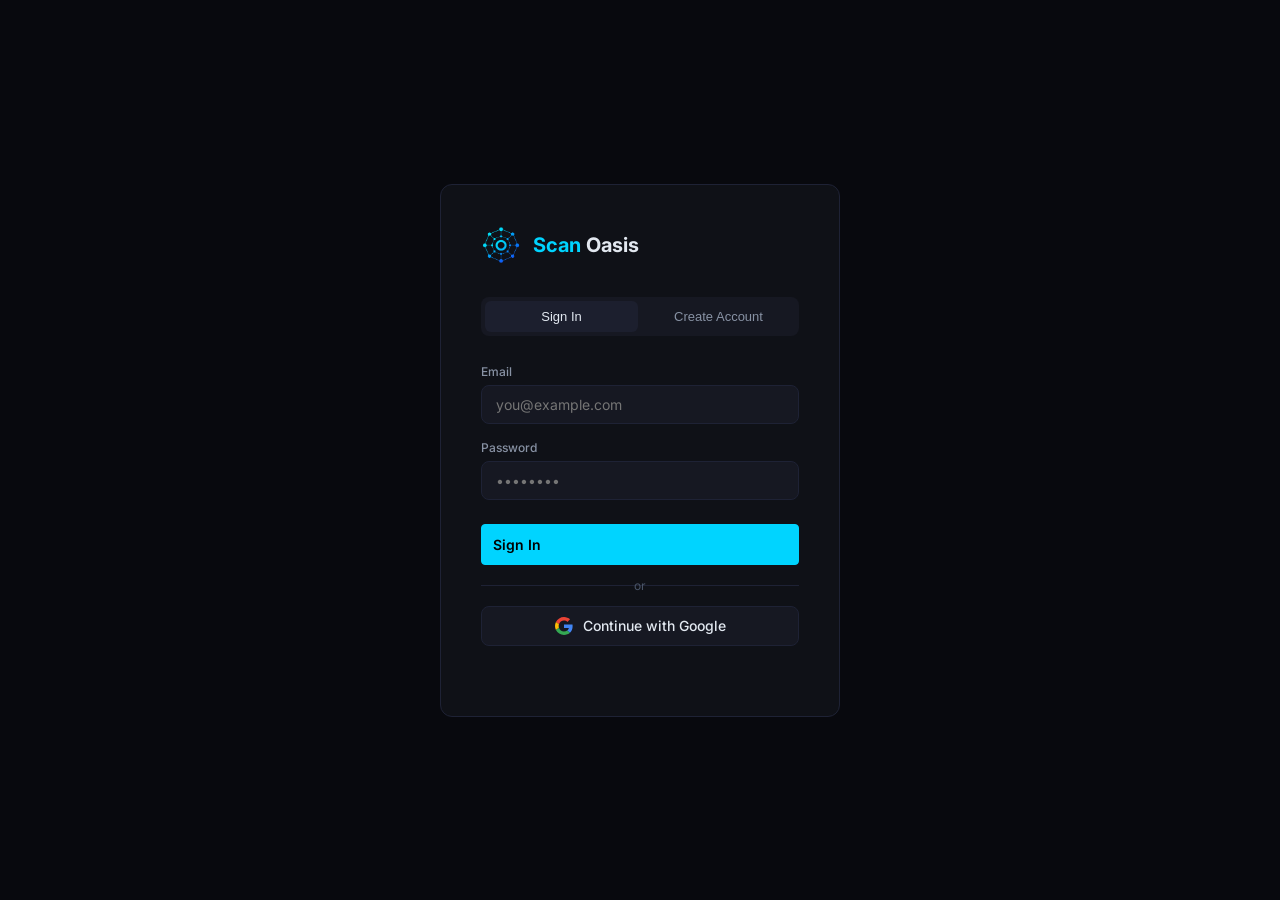
<file: templates/login.html>
<!DOCTYPE html>
<html lang="en">
<head>
  <meta charset="UTF-8" />
  <meta name="viewport" content="width=device-width, initial-scale=1.0" />
  <title>Scan Oasis — Login</title>
  <link rel="icon" type="image/png" href="/static/img/favicon.png" />
  <link rel="stylesheet" href="/static/css/style.css" />
  <link rel="preconnect" href="https://fonts.googleapis.com" />
  <link rel="stylesheet" href="https://fonts.googleapis.com/css2?family=Inter:wght@400;500;600;700;800&family=JetBrains+Mono:wght@400;600;700&display=swap" />
  <style>
    body { display: flex; align-items: center; justify-content: center; min-height: 100vh; }
    .auth-card {
      background: var(--bg-panel);
      border: 1px solid var(--border);
      border-radius: var(--radius-lg);
      padding: 40px;
      width: 100%;
      max-width: 400px;
    }
    .auth-logo { display: flex; align-items: center; gap: 12px; margin-bottom: 32px; }
    .auth-logo .logo-icon { width: 40px; height: 40px; object-fit: contain; }
    .auth-logo .logo-text { font-size: 20px; font-weight: 700; }
    .auth-logo .logo-text span { color: var(--accent); }
    .auth-tabs { display: flex; gap: 4px; margin-bottom: 28px; background: var(--bg-card); border-radius: var(--radius-md); padding: 4px; }
    .auth-tab {
      flex: 1; padding: 8px; text-align: center; border-radius: 6px;
      cursor: pointer; font-size: 13px; font-weight: 500; color: var(--text-secondary);
      border: none; background: none; transition: var(--transition);
    }
    .auth-tab.active { background: var(--bg-hover); color: var(--text-primary); }
    .form-group { margin-bottom: 16px; }
    .form-group label { display: block; font-size: 12px; font-weight: 500; color: var(--text-secondary); margin-bottom: 6px; }
    .form-group input {
      width: 100%; padding: 10px 14px; background: var(--bg-card);
      border: 1px solid var(--border); border-radius: var(--radius-md);
      color: var(--text-primary); font-size: 14px; font-family: var(--font-sans);
      outline: none; transition: var(--transition);
    }
    .form-group input:focus { border-color: var(--accent); box-shadow: 0 0 0 2px var(--accent-glow); }
    .btn-full { width: 100%; padding: 11px; font-size: 14px; font-weight: 600; margin-top: 8px; }
    .divider { display: flex; align-items: center; gap: 12px; margin: 20px 0; color: var(--text-muted); font-size: 12px; }
    .divider::before, .divider::after { content: ''; flex: 1; height: 1px; background: var(--border); }
    .btn-google {
      width: 100%; padding: 10px; background: var(--bg-card); border: 1px solid var(--border);
      border-radius: var(--radius-md); color: var(--text-primary); font-size: 14px; font-weight: 500;
      cursor: pointer; display: flex; align-items: center; justify-content: center; gap: 10px;
      transition: var(--transition); font-family: var(--font-sans);
    }
    .btn-google:hover { background: var(--bg-hover); border-color: var(--border-accent); }
    .auth-error { color: var(--sev-critical); font-size: 12px; margin-top: 12px; min-height: 18px; }
  </style>
</head>
<body>
  <div class="auth-card">
    <div class="auth-logo">
      <img class="logo-icon" src="/static/img/logo.png" alt="Scan Oasis" />
      <div class="logo-text"><span>Scan</span> Oasis</div>
    </div>

    <div class="auth-tabs">
      <button class="auth-tab active" id="tab-login">Sign In</button>
      <button class="auth-tab" id="tab-signup">Create Account</button>
    </div>

    <div id="form-login">
      <div class="form-group">
        <label>Email</label>
        <input type="email" id="login-email" placeholder="you@example.com" />
      </div>
      <div class="form-group">
        <label>Password</label>
        <input type="password" id="login-password" placeholder="••••••••" />
      </div>
      <button class="btn btn-primary btn-full" id="login-btn">Sign In</button>
    </div>

    <div id="form-signup" style="display:none">
      <div class="form-group">
        <label>Email</label>
        <input type="email" id="signup-email" placeholder="you@example.com" />
      </div>
      <div class="form-group">
        <label>Password</label>
        <input type="password" id="signup-password" placeholder="min 6 characters" />
      </div>
      <button class="btn btn-primary btn-full" id="signup-btn">Create Account</button>
    </div>

    <div class="divider">or</div>
    <button class="btn-google" id="google-btn">
      <svg width="18" height="18" viewBox="0 0 48 48"><path fill="#EA4335" d="M24 9.5c3.54 0 6.71 1.22 9.21 3.6l6.85-6.85C35.9 2.38 30.47 0 24 0 14.62 0 6.51 5.38 2.56 13.22l7.98 6.19C12.43 13.72 17.74 9.5 24 9.5z"/><path fill="#4285F4" d="M46.98 24.55c0-1.57-.15-3.09-.38-4.55H24v9.02h12.94c-.58 2.96-2.26 5.48-4.78 7.18l7.73 6c4.51-4.18 7.09-10.36 7.09-17.65z"/><path fill="#FBBC05" d="M10.53 28.59c-.48-1.45-.76-2.99-.76-4.59s.27-3.14.76-4.59l-7.98-6.19C.92 16.46 0 20.12 0 24c0 3.88.92 7.54 2.56 10.78l7.97-6.19z"/><path fill="#34A853" d="M24 48c6.48 0 11.93-2.13 15.89-5.81l-7.73-6c-2.18 1.48-4.97 2.31-8.16 2.31-6.26 0-11.57-4.22-13.47-9.91l-7.98 6.19C6.51 42.62 14.62 48 24 48z"/></svg>
      Continue with Google
    </button>

    <div class="auth-error" id="auth-error"></div>
  </div>

  <script type="module">
    import { initializeApp } from "https://www.gstatic.com/firebasejs/11.8.1/firebase-app.js";
    import { getAuth, signInWithEmailAndPassword, createUserWithEmailAndPassword, GoogleAuthProvider, signInWithPopup, onAuthStateChanged } from "https://www.gstatic.com/firebasejs/11.8.1/firebase-auth.js";

    const firebaseConfig = {{ firebase_json | safe }};

    const app = initializeApp(firebaseConfig);
    const auth = getAuth(app);

    onAuthStateChanged(auth, user => {
      if (user) window.location.href = '/';
    });

    const errorEl = document.getElementById('auth-error');
    function showError(msg) { errorEl.textContent = msg; }

    // Tabs
    document.getElementById('tab-login').addEventListener('click', () => {
      document.getElementById('form-login').style.display = '';
      document.getElementById('form-signup').style.display = 'none';
      document.getElementById('tab-login').classList.add('active');
      document.getElementById('tab-signup').classList.remove('active');
      showError('');
    });
    document.getElementById('tab-signup').addEventListener('click', () => {
      document.getElementById('form-signup').style.display = '';
      document.getElementById('form-login').style.display = 'none';
      document.getElementById('tab-signup').classList.add('active');
      document.getElementById('tab-login').classList.remove('active');
      showError('');
    });

    // Email/password login
    document.getElementById('login-btn').addEventListener('click', async () => {
      const email = document.getElementById('login-email').value.trim();
      const pass  = document.getElementById('login-password').value;
      try {
        await signInWithEmailAndPassword(auth, email, pass);
      } catch (e) {
        showError(friendlyError(e.code));
      }
    });

    // Email/password signup
    document.getElementById('signup-btn').addEventListener('click', async () => {
      const email = document.getElementById('signup-email').value.trim();
      const pass  = document.getElementById('signup-password').value;
      try {
        await createUserWithEmailAndPassword(auth, email, pass);
      } catch (e) {
        showError(friendlyError(e.code));
      }
    });

    // Google
    document.getElementById('google-btn').addEventListener('click', async () => {
      try {
        await signInWithPopup(auth, new GoogleAuthProvider());
      } catch (e) {
        showError(friendlyError(e.code));
      }
    });

    function friendlyError(code) {
      const map = {
        'auth/user-not-found': 'No account found with that email.',
        'auth/wrong-password': 'Incorrect password.',
        'auth/email-already-in-use': 'An account with this email already exists.',
        'auth/weak-password': 'Password must be at least 6 characters.',
        'auth/invalid-email': 'Invalid email address.',
        'auth/popup-closed-by-user': 'Google sign-in was cancelled.',
      };
      return map[code] || 'Something went wrong. Please try again.';
    }
  </script>
</body>
</html>
</file>
<file: static/css/style.css>
/* =========================================================
   Scan Oasis — Main Stylesheet
   ========================================================= */

/* --- Variables --- */
:root {
  --bg-base:       #08090e;
  --bg-panel:      #0f1117;
  --bg-card:       #161822;
  --bg-hover:      #1c1f2e;

  --border:        #1e2235;
  --border-accent: #2a3050;

  --text-primary:  #e2e8f0;
  --text-secondary:#8892a4;
  --text-muted:    #4a5568;

  --accent:        #00d4ff;
  --accent-dim:    #005f72;
  --accent-glow:   rgba(0, 212, 255, 0.12);

  --sev-critical:  #ff3860;
  --sev-high:      #ff6b35;
  --sev-medium:    #f5a623;
  --sev-low:       #27c93f;
  --sev-info:      #4a9eff;

  --font-mono:     'JetBrains Mono', 'Fira Code', 'Cascadia Code', monospace;
  --font-sans:     'Inter', 'Segoe UI', system-ui, sans-serif;

  --radius-sm:     4px;
  --radius-md:     8px;
  --radius-lg:     12px;

  --sidebar-w:     240px;
  --topbar-h:      56px;

  --transition:    150ms ease;
}

/* --- Reset --- */
*, *::before, *::after { box-sizing: border-box; margin: 0; padding: 0; }

html { font-size: 14px; scroll-behavior: smooth; }

body {
  font-family: var(--font-sans);
  background: var(--bg-base);
  color: var(--text-primary);
  min-height: 100vh;
  display: flex;
  overflow-x: hidden;
}

a { color: var(--accent); text-decoration: none; }
a:hover { text-decoration: underline; }

ul { list-style: none; }

/* =========================================================
   Layout
   ========================================================= */

/* --- Sidebar --- */
#sidebar {
  position: fixed;
  top: 0;
  left: 0;
  width: var(--sidebar-w);
  height: 100vh;
  background: var(--bg-panel);
  border-right: 1px solid var(--border);
  display: flex;
  flex-direction: column;
  z-index: 100;
  overflow-y: auto;
}

.sidebar-logo {
  display: flex;
  align-items: center;
  gap: 10px;
  padding: 18px 20px;
  border-bottom: 1px solid var(--border);
}

.sidebar-logo .logo-icon {
  width: 34px;
  height: 34px;
  object-fit: contain;
  flex-shrink: 0;
  filter: drop-shadow(0 0 6px var(--accent-glow));
}

.sidebar-logo .logo-text {
  font-size: 15px;
  font-weight: 700;
  letter-spacing: 0.02em;
  color: var(--text-primary);
}

.sidebar-logo .logo-text span {
  color: var(--accent);
}

.sidebar-section-label {
  font-size: 10px;
  font-weight: 600;
  letter-spacing: 0.1em;
  text-transform: uppercase;
  color: var(--text-muted);
  padding: 20px 20px 6px;
}

.sidebar-nav {
  padding: 4px 10px;
  flex: 1;
}

.nav-item {
  display: flex;
  align-items: center;
  gap: 10px;
  padding: 9px 10px;
  border-radius: var(--radius-sm);
  color: var(--text-secondary);
  font-size: 13px;
  font-weight: 500;
  cursor: pointer;
  transition: background var(--transition), color var(--transition);
  border: 1px solid transparent;
}

.nav-item:hover {
  background: var(--bg-hover);
  color: var(--text-primary);
}

.nav-item.active {
  background: var(--accent-glow);
  color: var(--accent);
  border-color: var(--accent-dim);
}

.nav-item .nav-icon { font-size: 15px; width: 18px; text-align: center; }

.nav-badge {
  margin-left: auto;
  font-size: 10px;
  font-weight: 700;
  padding: 2px 7px;
  border-radius: 99px;
  background: var(--sev-critical);
  color: #fff;
}

.sidebar-user {
  padding: 12px 14px;
  border-top: 1px solid var(--border);
  display: flex;
  align-items: center;
  gap: 10px;
}

.user-avatar {
  width: 34px;
  height: 34px;
  background: var(--accent-glow);
  border: 1px solid var(--accent-dim);
  border-radius: var(--radius-sm);
  display: flex;
  align-items: center;
  justify-content: center;
  font-size: 11px;
  font-weight: 700;
  color: var(--accent);
  flex-shrink: 0;
  font-family: var(--font-mono);
}

.user-info { flex: 1; min-width: 0; }

.user-name {
  font-size: 12px;
  font-weight: 600;
  color: var(--text-primary);
  white-space: nowrap;
  overflow: hidden;
  text-overflow: ellipsis;
}

.user-email-small,
.user-provider {
  font-size: 10px;
  color: var(--text-muted);
  font-family: var(--font-mono);
  white-space: nowrap;
  overflow: hidden;
  text-overflow: ellipsis;
  margin-top: 2px;
}

.sidebar-footer {
  padding: 14px 20px;
  border-top: 1px solid var(--border);
  font-size: 11px;
  color: var(--text-muted);
}

/* --- Top Bar --- */
#topbar {
  position: fixed;
  top: 0;
  left: var(--sidebar-w);
  right: 0;
  height: var(--topbar-h);
  background: var(--bg-panel);
  border-bottom: 1px solid var(--border);
  display: flex;
  align-items: center;
  justify-content: space-between;
  padding: 0 24px;
  z-index: 99;
  gap: 16px;
}

.topbar-title {
  font-size: 15px;
  font-weight: 600;
  color: var(--text-primary);
}

.topbar-right {
  display: flex;
  align-items: center;
  gap: 12px;
}

.topbar-status {
  display: flex;
  align-items: center;
  gap: 6px;
  font-size: 12px;
  color: var(--text-secondary);
}

.status-dot {
  width: 8px;
  height: 8px;
  border-radius: 50%;
  background: var(--sev-low);
  box-shadow: 0 0 6px var(--sev-low);
  animation: pulse 2s infinite;
}

.status-dot.idle { background: var(--text-muted); box-shadow: none; animation: none; }
.status-dot.scanning { background: var(--accent); box-shadow: 0 0 6px var(--accent); }
.status-dot.error { background: var(--sev-critical); box-shadow: 0 0 6px var(--sev-critical); }

/* --- Continuous-monitoring countdown chip --- */
.monitor-chip {
  display: flex;
  align-items: center;
  gap: 8px;
  padding: 5px 10px;
  font-size: 12px;
  color: var(--text-secondary);
  background: var(--bg-card);
  border: 1px solid var(--border);
  border-radius: 999px;
}

.monitor-dot {
  width: 7px;
  height: 7px;
  border-radius: 50%;
  background: var(--sev-low);
  box-shadow: 0 0 6px var(--sev-low);
  animation: pulse 2s infinite;
  flex-shrink: 0;
}

.monitor-label { color: var(--text-muted); }

.monitor-count {
  color: var(--accent);
  font-weight: 700;
  min-width: 38px;
  text-align: right;
}

.monitor-chip.scanning .monitor-count { color: var(--text-muted); }

.monitor-select {
  background: var(--bg-panel);
  color: var(--text-secondary);
  border: 1px solid var(--border);
  border-radius: var(--radius-sm);
  font-size: 11px;
  font-family: var(--font-sans);
  padding: 2px 4px;
  cursor: pointer;
  outline: none;
}
.monitor-select:hover { border-color: var(--border-accent); }

@keyframes pulse {
  0%, 100% { opacity: 1; }
  50% { opacity: 0.4; }
}

/* --- Main Content --- */
#main {
  margin-left: var(--sidebar-w);
  margin-top: var(--topbar-h);
  flex: 1;
  padding: 28px 28px 48px;
  min-height: calc(100vh - var(--topbar-h));
  display: flex;
  flex-direction: column;
  gap: 28px;
}

/* =========================================================
   Buttons
   ========================================================= */

.btn {
  display: inline-flex;
  align-items: center;
  gap: 6px;
  padding: 7px 16px;
  border-radius: var(--radius-sm);
  font-size: 13px;
  font-weight: 600;
  cursor: pointer;
  border: 1px solid transparent;
  transition: all var(--transition);
  font-family: var(--font-sans);
  white-space: nowrap;
}

.btn-primary {
  background: var(--accent);
  color: #000;
  border-color: var(--accent);
}
.btn-primary:hover { background: #33ddff; border-color: #33ddff; }

.btn-ghost {
  background: transparent;
  color: var(--text-secondary);
  border-color: var(--border-accent);
}
.btn-ghost:hover { background: var(--bg-hover); color: var(--text-primary); }

.btn-danger {
  background: transparent;
  color: var(--sev-critical);
  border-color: var(--sev-critical);
}
.btn-danger:hover { background: rgba(255,56,96,0.1); }

.btn-sm { padding: 5px 10px; font-size: 12px; }

.btn:disabled {
  opacity: 0.4;
  cursor: not-allowed;
}

/* =========================================================
   Cards & Panels
   ========================================================= */

.panel {
  background: var(--bg-panel);
  border: 1px solid var(--border);
  border-radius: var(--radius-lg);
  overflow: hidden;
}

.panel-header {
  display: flex;
  align-items: center;
  justify-content: space-between;
  padding: 16px 20px;
  border-bottom: 1px solid var(--border);
  gap: 12px;
}

.panel-title {
  font-size: 14px;
  font-weight: 700;
  color: var(--text-primary);
  display: flex;
  align-items: center;
  gap: 8px;
}

.panel-title .icon { color: var(--accent); }

.panel-body {
  padding: 20px;
}

.panel-body.no-pad { padding: 0; }

/* --- Stat Cards Row --- */
.stat-grid {
  display: grid;
  grid-template-columns: repeat(auto-fill, minmax(180px, 1fr));
  gap: 14px;
}

.stat-card {
  background: var(--bg-card);
  border: 1px solid var(--border);
  border-radius: var(--radius-md);
  padding: 16px 18px;
  display: flex;
  flex-direction: column;
  gap: 6px;
  transition: border-color var(--transition);
}

.stat-card:hover { border-color: var(--border-accent); }

.stat-label {
  font-size: 11px;
  font-weight: 600;
  text-transform: uppercase;
  letter-spacing: 0.06em;
  color: var(--text-muted);
}

.stat-value {
  font-size: 24px;
  font-weight: 800;
  color: var(--text-primary);
  font-family: var(--font-mono);
  line-height: 1;
}

.stat-sub {
  font-size: 11px;
  color: var(--text-secondary);
}

.stat-card-jump { cursor: pointer; }

/* --- Page section spacing (panels stack with consistent gap) --- */
.page-section {
  display: flex;
  flex-direction: column;
  gap: 20px;
}

/* --- Overview two-column row --- */
.overview-row {
  display: grid;
  grid-template-columns: 1fr 1fr;
  gap: 20px;
}
@media (max-width: 900px) {
  .overview-row { grid-template-columns: 1fr; }
}

/* Security posture summary */
.posture-summary {
  display: flex;
  align-items: flex-start;
  gap: 14px;
  padding: 4px 0 16px;
}
.posture-icon {
  width: 38px;
  height: 38px;
  flex-shrink: 0;
  border-radius: var(--radius-sm);
  display: flex;
  align-items: center;
  justify-content: center;
  font-size: 18px;
  background: var(--bg-hover);
  border: 1px solid var(--border-accent);
}
.posture-summary.posture-ok   .posture-icon { color: var(--sev-low);      border-color: var(--sev-low); }
.posture-summary.posture-warn .posture-icon { color: var(--sev-critical); border-color: var(--sev-critical); }
.posture-title { font-size: 13px; font-weight: 700; color: var(--text-primary); }
.posture-sub   { font-size: 12px; color: var(--text-secondary); margin-top: 3px; }

/* Severity breakdown strip */
.sev-breakdown {
  display: grid;
  grid-template-columns: repeat(4, 1fr);
  gap: 10px;
  border-top: 1px solid var(--border);
  padding-top: 16px;
}
.sev-cell {
  display: flex;
  flex-direction: column;
  align-items: center;
  gap: 2px;
}
.sev-dot {
  width: 8px;
  height: 8px;
  border-radius: 50%;
}
.sev-dot.crit { background: var(--sev-critical); }
.sev-dot.high { background: var(--sev-high); }
.sev-dot.med  { background: var(--sev-medium); }
.sev-dot.low  { background: var(--sev-low); }
.sev-n   { font-size: 20px; font-weight: 800; font-family: var(--font-mono); line-height: 1.1; }
.sev-cap { font-size: 10px; text-transform: uppercase; letter-spacing: 0.06em; color: var(--text-muted); }

/* Top vulnerabilities preview rows */
.ov-cve-row {
  display: flex;
  align-items: center;
  gap: 12px;
  padding: 11px 20px;
  border-bottom: 1px solid var(--border);
}
.ov-cve-row:last-child { border-bottom: none; }
.ov-cve-row .cvss-score {
  flex-shrink: 0;
  min-width: 34px;
  text-align: center;
  font-weight: 800;
}
.ov-cve-main {
  display: flex;
  flex-direction: column;
  gap: 2px;
  min-width: 0;
  flex: 1;
}
.ov-cve-main .cve-id { font-size: 12px; }
.ov-cve-pkg {
  font-size: 11px;
  color: var(--text-secondary);
  white-space: nowrap;
  overflow: hidden;
  text-overflow: ellipsis;
}

/* =========================================================
   Severity Badges
   ========================================================= */

.badge {
  display: inline-flex;
  align-items: center;
  padding: 2px 8px;
  border-radius: 99px;
  font-size: 11px;
  font-weight: 700;
  text-transform: uppercase;
  letter-spacing: 0.04em;
}

.badge-critical { background: rgba(255,56,96,0.15);  color: var(--sev-critical); border: 1px solid rgba(255,56,96,0.3); }
.badge-high     { background: rgba(255,107,53,0.15); color: var(--sev-high);     border: 1px solid rgba(255,107,53,0.3); }
.badge-medium   { background: rgba(245,166,35,0.15); color: var(--sev-medium);   border: 1px solid rgba(245,166,35,0.3); }
.badge-low      { background: rgba(39,201,63,0.15);  color: var(--sev-low);      border: 1px solid rgba(39,201,63,0.3); }
.badge-info     { background: rgba(74,158,255,0.15); color: var(--sev-info);     border: 1px solid rgba(74,158,255,0.3); }

/* =========================================================
   Section: System Overview
   ========================================================= */

#section-overview .spec-grid {
  display: grid;
  grid-template-columns: repeat(auto-fill, minmax(260px, 1fr));
  gap: 14px;
}

.spec-card {
  background: var(--bg-card);
  border: 1px solid var(--border);
  border-radius: var(--radius-md);
  padding: 14px 16px;
  display: flex;
  align-items: flex-start;
  gap: 12px;
}

.spec-icon {
  font-size: 20px;
  width: 36px;
  height: 36px;
  background: var(--bg-hover);
  border-radius: var(--radius-sm);
  display: flex;
  align-items: center;
  justify-content: center;
  flex-shrink: 0;
  border: 1px solid var(--border-accent);
}

.spec-info { flex: 1; min-width: 0; }

.spec-name {
  font-size: 11px;
  font-weight: 600;
  text-transform: uppercase;
  letter-spacing: 0.06em;
  color: var(--text-muted);
  margin-bottom: 3px;
}

.spec-val {
  font-size: 13px;
  font-weight: 600;
  color: var(--text-primary);
  font-family: var(--font-mono);
  white-space: nowrap;
  overflow: hidden;
  text-overflow: ellipsis;
}

.spec-detail {
  font-size: 11px;
  color: var(--text-secondary);
  margin-top: 2px;
}

/* Progress bar for resource usage */
.usage-bar {
  height: 4px;
  background: var(--bg-hover);
  border-radius: 99px;
  margin-top: 6px;
  overflow: hidden;
}

.usage-fill {
  height: 100%;
  border-radius: 99px;
  background: var(--accent);
  transition: width 0.6s ease;
}

.usage-fill.warn  { background: var(--sev-medium); }
.usage-fill.crit  { background: var(--sev-critical); }

/* =========================================================
   Section: Integrity
   ========================================================= */

.integrity-banner {
  display: flex;
  align-items: center;
  gap: 16px;
  padding: 18px 22px;
  border-radius: var(--radius-lg);
  border: 1px solid var(--border);
  background: var(--bg-panel);
}

.integrity-banner-ok   { border-color: rgba(39,201,63,0.35);  background: rgba(39,201,63,0.06); }
.integrity-banner-warn { border-color: rgba(245,166,35,0.4);  background: rgba(245,166,35,0.06); }

.integrity-banner-icon {
  font-size: 28px;
  flex-shrink: 0;
  width: 44px;
  height: 44px;
  border-radius: var(--radius-sm);
  display: flex;
  align-items: center;
  justify-content: center;
  background: var(--bg-hover);
}

.integrity-banner-ok   .integrity-banner-icon { color: var(--sev-low); }
.integrity-banner-warn .integrity-banner-icon { color: var(--sev-medium); }

.integrity-banner-title {
  font-size: 14px;
  font-weight: 700;
  color: var(--text-primary);
}

.integrity-banner-sub {
  font-size: 12px;
  color: var(--text-secondary);
  margin-top: 3px;
}

/* =========================================================
   Section: CVE Results
   ========================================================= */

#section-cves .filter-bar {
  display: flex;
  align-items: center;
  gap: 8px;
  flex-wrap: wrap;
}

.filter-chip {
  padding: 4px 12px;
  border-radius: 99px;
  font-size: 12px;
  font-weight: 600;
  cursor: pointer;
  border: 1px solid var(--border-accent);
  background: transparent;
  color: var(--text-secondary);
  font-family: var(--font-sans);
  transition: all var(--transition);
}

.filter-chip:hover { background: var(--bg-hover); color: var(--text-primary); }
.filter-chip.active { background: var(--accent-glow); color: var(--accent); border-color: var(--accent-dim); }
.filter-chip.critical.active { background: rgba(255,56,96,0.15); color: var(--sev-critical); border-color: rgba(255,56,96,0.3); }
.filter-chip.high.active    { background: rgba(255,107,53,0.15); color: var(--sev-high);     border-color: rgba(255,107,53,0.3); }
.filter-chip.medium.active  { background: rgba(245,166,35,0.15); color: var(--sev-medium);   border-color: rgba(245,166,35,0.3); }
.filter-chip.low.active     { background: rgba(39,201,63,0.15);  color: var(--sev-low);      border-color: rgba(39,201,63,0.3); }

/* CVE Table */
.cve-table {
  width: 100%;
  border-collapse: collapse;
  font-size: 13px;
}

.cve-table th {
  text-align: left;
  padding: 10px 16px;
  font-size: 11px;
  font-weight: 700;
  text-transform: uppercase;
  letter-spacing: 0.07em;
  color: var(--text-muted);
  border-bottom: 1px solid var(--border);
  white-space: nowrap;
}

.cve-table td {
  padding: 12px 16px;
  border-bottom: 1px solid var(--border);
  color: var(--text-secondary);
  vertical-align: middle;
}

.cve-table tr:last-child td { border-bottom: none; }

.cve-table tr:hover td {
  background: var(--bg-hover);
  color: var(--text-primary);
}

.cve-id {
  font-family: var(--font-mono);
  font-size: 12px;
  color: var(--accent);
  font-weight: 600;
}

.cve-desc {
  max-width: 380px;
  white-space: nowrap;
  overflow: hidden;
  text-overflow: ellipsis;
}

.cvss-score {
  font-family: var(--font-mono);
  font-weight: 700;
}

.cvss-critical { color: var(--sev-critical); }
.cvss-high     { color: var(--sev-high); }
.cvss-medium   { color: var(--sev-medium); }
.cvss-low      { color: var(--sev-low); }

.cve-actions { display: flex; gap: 6px; }

/* Empty state */
.empty-state {
  padding: 48px 20px;
  text-align: center;
  color: var(--text-muted);
  font-size: 13px;
}

.empty-state .empty-icon { font-size: 36px; margin-bottom: 10px; }

/* =========================================================
   Section: AI Patch Advisor
   ========================================================= */

#section-advisor {
  display: flex;
  flex-direction: column;
  gap: 0;
}

.advisor-layout {
  display: grid;
  grid-template-columns: 1fr 340px;
  min-height: 480px;
  gap: 0;
}

/* Chat / output pane */
.advisor-chat {
  border-right: 1px solid var(--border);
  display: flex;
  flex-direction: column;
}

.chat-messages {
  flex: 1;
  overflow-y: auto;
  padding: 20px;
  display: flex;
  flex-direction: column;
  gap: 16px;
  min-height: 340px;
  max-height: 480px;
}

.msg {
  display: flex;
  gap: 10px;
  align-items: flex-start;
}

.msg-avatar {
  width: 28px;
  height: 28px;
  border-radius: var(--radius-sm);
  display: flex;
  align-items: center;
  justify-content: center;
  font-size: 13px;
  flex-shrink: 0;
  margin-top: 2px;
}

.msg.system .msg-avatar { background: var(--accent-glow); border: 1px solid var(--accent-dim); }
.msg.user   .msg-avatar { background: var(--bg-hover); border: 1px solid var(--border-accent); }

.msg-body { flex: 1; min-width: 0; }

.msg-role {
  font-size: 11px;
  font-weight: 700;
  letter-spacing: 0.05em;
  text-transform: uppercase;
  color: var(--text-muted);
  margin-bottom: 4px;
}

.msg-text {
  font-size: 13px;
  color: var(--text-secondary);
  line-height: 1.6;
}

.msg.system .msg-text { color: var(--text-primary); }

.msg-text code {
  font-family: var(--font-mono);
  font-size: 12px;
  background: var(--bg-base);
  border: 1px solid var(--border);
  border-radius: var(--radius-sm);
  padding: 1px 5px;
  color: var(--accent);
}

.msg-text pre {
  background: var(--bg-base);
  border: 1px solid var(--border);
  border-radius: var(--radius-md);
  padding: 12px 14px;
  overflow-x: auto;
  margin-top: 8px;
  font-family: var(--font-mono);
  font-size: 12px;
  color: var(--text-primary);
  line-height: 1.5;
}

/* Typing indicator */
.typing-indicator {
  display: flex;
  gap: 4px;
  padding: 4px 0;
}

.typing-dot {
  width: 6px;
  height: 6px;
  border-radius: 50%;
  background: var(--text-muted);
  animation: typing-bounce 1.2s infinite;
}

.typing-dot:nth-child(2) { animation-delay: 0.2s; }
.typing-dot:nth-child(3) { animation-delay: 0.4s; }

@keyframes typing-bounce {
  0%, 80%, 100% { transform: translateY(0); opacity: 0.4; }
  40% { transform: translateY(-5px); opacity: 1; }
}

.chat-input-area {
  border-top: 1px solid var(--border);
  padding: 14px 16px;
  display: flex;
  gap: 8px;
  align-items: flex-end;
}

.chat-input {
  flex: 1;
  background: var(--bg-base);
  border: 1px solid var(--border-accent);
  border-radius: var(--radius-md);
  padding: 9px 12px;
  font-size: 13px;
  color: var(--text-primary);
  font-family: var(--font-sans);
  resize: none;
  min-height: 38px;
  max-height: 120px;
  transition: border-color var(--transition);
  line-height: 1.4;
}

.chat-input:focus {
  outline: none;
  border-color: var(--accent-dim);
  box-shadow: 0 0 0 3px var(--accent-glow);
}

.chat-input::placeholder { color: var(--text-muted); }

/* Advisor sidebar — CVE context list */
.advisor-sidebar {
  display: flex;
  flex-direction: column;
}

.advisor-sidebar-header {
  padding: 14px 16px;
  border-bottom: 1px solid var(--border);
  font-size: 12px;
  font-weight: 700;
  text-transform: uppercase;
  letter-spacing: 0.07em;
  color: var(--text-muted);
}

.advisor-cve-list {
  flex: 1;
  overflow-y: auto;
  max-height: 440px;
}

.advisor-cve-item {
  padding: 11px 16px;
  border-bottom: 1px solid var(--border);
  cursor: pointer;
  transition: background var(--transition);
  display: flex;
  align-items: center;
  justify-content: space-between;
  gap: 8px;
}

.advisor-cve-item:hover { background: var(--bg-hover); }

.advisor-cve-item.selected {
  background: var(--accent-glow);
  border-left: 2px solid var(--accent);
}

.advisor-cve-id {
  font-family: var(--font-mono);
  font-size: 12px;
  font-weight: 600;
  color: var(--text-primary);
}

.advisor-cve-pkg {
  font-size: 11px;
  color: var(--text-muted);
  margin-top: 2px;
}

/* =========================================================
   Section: Devices
   ========================================================= */

.devices-grid {
  display: grid;
  grid-template-columns: repeat(auto-fill, minmax(380px, 1fr));
  gap: 14px;
}

.device-card {
  background: var(--bg-card);
  border: 1px solid var(--border);
  border-radius: var(--radius-md);
  padding: 16px;
  display: flex;
  flex-direction: column;
  gap: 12px;
  transition: border-color var(--transition);
}

.device-card:hover { border-color: var(--border-accent); }

.device-card-header {
  display: flex;
  align-items: center;
  gap: 12px;
}

.device-icon {
  width: 40px;
  height: 40px;
  background: var(--bg-hover);
  border: 1px solid var(--border-accent);
  border-radius: var(--radius-sm);
  display: flex;
  align-items: center;
  justify-content: center;
  font-size: 20px;
  flex-shrink: 0;
}

.device-name {
  font-size: 14px;
  font-weight: 700;
  color: var(--text-primary);
  font-family: var(--font-mono);
}

.device-os {
  font-size: 11px;
  color: var(--text-secondary);
  margin-top: 2px;
}

.device-stats {
  display: grid;
  grid-template-columns: 1fr 1fr;
  gap: 6px;
}

.device-stat {
  background: var(--bg-base);
  border-radius: var(--radius-sm);
  padding: 10px 12px;
  min-width: 0;
}

/* CPU strings are long ("Intel(R) Core(TM) i7-…"); give it the full row
   and let the value wrap to two lines instead of truncating. */
.device-stat-cpu {
  grid-column: 1 / -1;
}

.device-stat-label {
  font-size: 9px;
  font-weight: 700;
  text-transform: uppercase;
  letter-spacing: 0.07em;
  color: var(--text-muted);
}

.device-stat-value {
  font-size: 12px;
  font-weight: 700;
  color: var(--text-primary);
  font-family: var(--font-mono);
  margin-top: 3px;
  white-space: nowrap;
  overflow: hidden;
  text-overflow: ellipsis;
}

/* Allow long values (CPU model) to wrap up to two lines rather than clip. */
.device-stat-value-wrap {
  white-space: normal;
  overflow: hidden;
  display: -webkit-box;
  -webkit-line-clamp: 2;
  -webkit-box-orient: vertical;
  line-height: 1.35;
}

.device-card-critical { border-color: rgba(255,56,96,0.35); }
.device-card-high     { border-color: rgba(255,107,53,0.35); }

.device-vuln-row {
  display: flex;
  align-items: center;
  gap: 6px;
  flex-wrap: wrap;
  min-height: 22px;
}

.device-clean {
  font-size: 10px;
  color: var(--sev-low);
}

.device-no-cve-data {
  font-size: 10px;
  color: var(--text-muted);
}

.device-footer {
  display: flex;
  align-items: center;
  justify-content: space-between;
  gap: 8px;
  flex-wrap: wrap;
}

.device-kernel {
  font-size: 10px;
  color: var(--accent);
  font-family: var(--font-mono);
}

.device-last-scan {
  font-size: 10px;
  color: var(--text-muted);
}

/* =========================================================
   Section: Applications
   ========================================================= */

#section-apps .app-grid {
  display: grid;
  grid-template-columns: repeat(auto-fill, minmax(220px, 1fr));
  gap: 12px;
}

.app-card {
  background: var(--bg-card);
  border: 1px solid var(--border);
  border-radius: var(--radius-md);
  padding: 14px 16px;
  display: flex;
  align-items: center;
  gap: 12px;
  transition: border-color var(--transition);
}

.app-card:hover { border-color: var(--border-accent); }

.app-icon {
  width: 36px;
  height: 36px;
  background: var(--bg-hover);
  border-radius: var(--radius-sm);
  display: flex;
  align-items: center;
  justify-content: center;
  font-size: 18px;
  flex-shrink: 0;
  border: 1px solid var(--border-accent);
}

.app-info { flex: 1; min-width: 0; }

.app-name {
  font-size: 13px;
  font-weight: 600;
  color: var(--text-primary);
  white-space: nowrap;
  overflow: hidden;
  text-overflow: ellipsis;
}

.app-version {
  font-size: 11px;
  color: var(--text-muted);
  font-family: var(--font-mono);
}

.app-vuln-flag {
  width: 8px;
  height: 8px;
  border-radius: 50%;
  background: var(--sev-critical);
  flex-shrink: 0;
  box-shadow: 0 0 5px var(--sev-critical);
}

/* =========================================================
   Scan Progress Overlay
   ========================================================= */

#scan-overlay {
  position: fixed;
  inset: 0;
  background: rgba(8,9,14,0.85);
  backdrop-filter: blur(4px);
  z-index: 200;
  display: flex;
  align-items: center;
  justify-content: center;
  display: none; /* toggled by JS */
}

.scan-modal {
  background: var(--bg-panel);
  border: 1px solid var(--border-accent);
  border-radius: var(--radius-lg);
  padding: 36px 40px;
  text-align: center;
  min-width: 340px;
  box-shadow: 0 24px 64px rgba(0,0,0,0.5);
}

.scan-spinner {
  width: 48px;
  height: 48px;
  border: 3px solid var(--border-accent);
  border-top-color: var(--accent);
  border-radius: 50%;
  animation: spin 0.8s linear infinite;
  margin: 0 auto 16px;
}

@keyframes spin { to { transform: rotate(360deg); } }

.scan-label {
  font-size: 15px;
  font-weight: 700;
  color: var(--text-primary);
  margin-bottom: 6px;
}

.scan-step {
  font-size: 12px;
  color: var(--text-muted);
  font-family: var(--font-mono);
}

/* =========================================================
   Device Detail Modal (slide-over from right)
   ========================================================= */

.device-modal-overlay {
  position: fixed;
  inset: 0;
  background: rgba(0, 0, 0, 0.65);
  z-index: 500;
  display: flex;
  align-items: stretch;
  justify-content: flex-end;
}

.device-modal-panel {
  width: min(680px, 100vw);
  height: 100vh;
  background: var(--bg-panel);
  border-left: 1px solid var(--border);
  display: flex;
  flex-direction: column;
  overflow: hidden;
  animation: slideInRight 180ms ease;
}

@keyframes slideInRight {
  from { transform: translateX(60px); opacity: 0; }
  to   { transform: translateX(0);    opacity: 1; }
}

.device-modal-header {
  display: flex;
  align-items: flex-start;
  justify-content: space-between;
  padding: 20px 24px;
  border-bottom: 1px solid var(--border);
  flex-shrink: 0;
  gap: 12px;
}

.device-modal-hostname {
  font-size: 18px;
  font-weight: 700;
  font-family: var(--font-mono);
  color: var(--text-primary);
}

.device-modal-os {
  font-size: 13px;
  color: var(--text-muted);
  margin-top: 3px;
}

.device-modal-body {
  flex: 1;
  overflow-y: auto;
  display: flex;
  flex-direction: column;
}

.modal-specs-row {
  display: grid;
  grid-template-columns: repeat(3, 1fr);
  gap: 1px;
  background: var(--border);
  flex-shrink: 0;
}

.modal-spec {
  background: var(--bg-panel);
  padding: 12px 18px;
}

.modal-spec-label {
  font-size: 10px;
  color: var(--text-muted);
  text-transform: uppercase;
  letter-spacing: 0.5px;
  margin-bottom: 3px;
}

.modal-spec-value {
  font-size: 12px;
  color: var(--text-primary);
  font-weight: 500;
  word-break: break-all;
}

.modal-cve-summary {
  display: flex;
  align-items: center;
  gap: 28px;
  padding: 14px 24px;
  border-bottom: 1px solid var(--border);
  background: var(--bg-base);
  flex-shrink: 0;
}

.modal-cve-badge {
  display: flex;
  flex-direction: column;
  align-items: center;
  gap: 2px;
}

.modal-cve-num {
  font-size: 26px;
  font-weight: 700;
  font-family: var(--font-mono);
  line-height: 1;
}

.modal-cve-lbl {
  font-size: 10px;
  color: var(--text-muted);
  text-transform: uppercase;
  letter-spacing: 0.3px;
}

.modal-section {
  padding: 16px 24px;
  border-bottom: 1px solid var(--border);
}

.modal-section:last-child {
  border-bottom: none;
}

.modal-section-title {
  font-size: 10px;
  text-transform: uppercase;
  letter-spacing: 0.5px;
  color: var(--text-muted);
  margin-bottom: 10px;
}

.modal-cve-table {
  width: 100%;
  border-collapse: collapse;
  font-size: 12px;
}

.modal-cve-table th {
  text-align: left;
  padding: 5px 8px;
  color: var(--text-muted);
  font-weight: 500;
  border-bottom: 1px solid var(--border);
}

.modal-cve-table td {
  padding: 7px 8px;
  border-bottom: 1px solid var(--border);
  color: var(--text-secondary);
  vertical-align: middle;
}

.modal-cve-table tr:last-child td { border-bottom: none; }

.modal-meta-grid {
  display: grid;
  grid-template-columns: repeat(2, 1fr);
  gap: 12px;
}

.modal-meta-label {
  font-size: 11px;
  color: var(--text-muted);
  margin-bottom: 2px;
}

.modal-meta-value {
  font-size: 13px;
  color: var(--text-primary);
}

/* =========================================================
   CVE Detail Rows
   ========================================================= */

.cve-expand-btn {
  white-space: nowrap;
}

.cve-detail-row {
  background: var(--bg-hover);
}

.cve-detail-cell {
  padding: 0 !important;
}

.cve-detail-body {
  padding: 14px 20px 16px;
  border-left: 3px solid var(--border-accent);
  display: flex;
  flex-direction: column;
  gap: 10px;
}

.cve-detail-summary {
  font-size: 13px;
  color: var(--text-secondary);
  line-height: 1.65;
  margin: 0;
}

.cve-detail-meta {
  display: flex;
  flex-wrap: wrap;
  gap: 16px;
  font-size: 12px;
  color: var(--text-muted);
}

.cve-detail-meta code {
  color: var(--text-primary);
  font-family: var(--font-mono);
}

.cve-detail-meta .text-ok {
  color: var(--sev-low);
}

.cve-detail-actions {
  display: flex;
  gap: 8px;
  flex-wrap: wrap;
}

/* =========================================================
   Topology / Attack Map
   ========================================================= */

.topo-canvas {
  width: 100%;
  height: 640px;
  background: var(--bg-base);
  position: relative;
}

.topo-node-info {
  font-size: 12px;
  color: var(--text-secondary);
  padding: 8px 20px;
  background: var(--bg-base);
  border-top: 1px solid var(--border);
  min-height: 34px;
  line-height: 1.5;
  display: none;
}

/* Rich node-detail panel (IP / MAC / vendor / OS / open ports on node click) */
.topo-node-head { margin-bottom: 6px; }
.topo-kv-grid {
  display: grid;
  grid-template-columns: repeat(auto-fit, minmax(180px, 1fr));
  gap: 4px 18px;
  margin-top: 4px;
}
.topo-kv { display: flex; gap: 8px; align-items: baseline; min-width: 0; }
.topo-kv-label {
  color: var(--text-muted);
  font-size: 10px;
  text-transform: uppercase;
  letter-spacing: .04em;
  min-width: 58px;
  flex: 0 0 auto;
}
.topo-kv-value {
  color: var(--text-primary);
  font-size: 11px;
  word-break: break-word;
  min-width: 0;
}
.topo-ports { display: flex; flex-wrap: wrap; gap: 5px; margin-top: 5px; }
.topo-port-chip {
  font-size: 10px;
  padding: 1px 7px;
  border-radius: 4px;
  background: var(--bg-card);
  border: 1px solid var(--border);
  color: var(--accent);
}

.topo-legend-inline {
  display: flex;
  align-items: center;
  gap: 14px;
  font-size: 11px;
  color: var(--text-secondary);
  flex-wrap: wrap;
}

.topo-dot {
  display: inline-block;
  width: 9px;
  height: 9px;
  border-radius: 50%;
  vertical-align: middle;
  margin-right: 3px;
}
.topo-dot.crit { background: var(--sev-critical); }
.topo-dot.high { background: var(--sev-high); }
.topo-dot.ok   { background: var(--sev-low); }
.topo-dot.unk  { background: var(--text-muted); }

.topo-line-sample {
  display: inline-block;
  width: 22px;
  height: 2px;
  vertical-align: middle;
  margin-right: 3px;
  border-radius: 1px;
}
.topo-line-sample.attack { background: var(--sev-critical); }
.topo-line-sample.pivot  { background: var(--sev-high); }

.attack-steps {
  padding-left: 20px;
  display: flex;
  flex-direction: column;
  gap: 10px;
  margin: 0;
}

.attack-step {
  font-size: 13px;
  color: var(--text-secondary);
  line-height: 1.7;
  padding: 12px 16px;
  background: var(--bg-card);
  border-radius: var(--radius-sm);
  border-left: 3px solid var(--border-accent);
}

/* =========================================================
   Scrollbars
   ========================================================= */

::-webkit-scrollbar { width: 6px; height: 6px; }
::-webkit-scrollbar-track { background: transparent; }
::-webkit-scrollbar-thumb { background: var(--border-accent); border-radius: 99px; }
::-webkit-scrollbar-thumb:hover { background: #3a4060; }

/* =========================================================
   Utility
   ========================================================= */

.text-accent   { color: var(--accent); }
.text-muted    { color: var(--text-muted); }
.text-secondary{ color: var(--text-secondary); }
.mono          { font-family: var(--font-mono); }

.divider {
  height: 1px;
  background: var(--border);
  margin: 0;
}

/* =========================================================
   Auth Gate (covers UI until Firebase resolves)
   ========================================================= */

#auth-gate {
  position: fixed;
  inset: 0;
  background: var(--bg-base);
  z-index: 10000;
  display: flex;
  align-items: center;
  justify-content: center;
  flex-direction: column;
  transition: opacity 0.25s;
}

.auth-gate-spinner {
  width: 36px;
  height: 36px;
  border: 2px solid var(--border-accent);
  border-top-color: var(--accent);
  border-radius: 50%;
  animation: auth-spin 0.8s linear infinite;
  margin-bottom: 14px;
}

@keyframes auth-spin { to { transform: rotate(360deg); } }

/* =========================================================
   AI Assistant Panel
   ========================================================= */

#ai-fab {
  position: fixed;
  bottom: 24px;
  right: 24px;
  width: 52px;
  height: 52px;
  background: linear-gradient(135deg, var(--accent), #0055cc);
  color: #fff;
  border: none;
  border-radius: 50%;
  font-size: 22px;
  cursor: pointer;
  z-index: 200;
  box-shadow: 0 4px 24px rgba(0, 212, 255, 0.35);
  transition: transform 0.15s, box-shadow 0.15s;
  display: flex;
  align-items: center;
  justify-content: center;
  line-height: 1;
}
#ai-fab:hover { transform: scale(1.1); box-shadow: 0 6px 32px rgba(0, 212, 255, 0.55); }

.ai-panel {
  position: fixed;
  bottom: 88px;
  right: 24px;
  width: 390px;
  max-height: calc(100vh - 128px);
  background: var(--bg-panel);
  border: 1px solid var(--border-accent);
  border-radius: var(--radius-lg);
  flex-direction: column;
  z-index: 199;
  box-shadow: 0 8px 48px rgba(0, 0, 0, 0.65);
  overflow: hidden;
}

.ai-panel-header {
  display: flex;
  align-items: center;
  justify-content: space-between;
  padding: 13px 16px;
  border-bottom: 1px solid var(--border);
  flex-shrink: 0;
  background: var(--bg-card);
}

.ai-panel-title {
  display: flex;
  align-items: center;
  gap: 8px;
  font-weight: 700;
  font-size: 14px;
  color: var(--text-primary);
}

.ai-messages {
  flex: 1;
  overflow-y: auto;
  padding: 14px;
  display: flex;
  flex-direction: column;
  gap: 10px;
  min-height: 180px;
  max-height: calc(100vh - 290px);
}

.ai-msg { display: flex; }
.ai-msg-user      { justify-content: flex-end; }
.ai-msg-assistant { justify-content: flex-start; }

.ai-msg-content {
  max-width: 88%;
  padding: 9px 13px;
  border-radius: 12px;
  font-size: 13px;
  line-height: 1.55;
  word-break: break-word;
}

.ai-msg-user .ai-msg-content {
  background: var(--accent-dim);
  color: var(--text-primary);
  border-bottom-right-radius: 3px;
}

.ai-msg-assistant .ai-msg-content {
  background: var(--bg-card);
  color: var(--text-primary);
  border-bottom-left-radius: 3px;
  border: 1px solid var(--border);
}

.ai-msg-content pre {
  background: var(--bg-base);
  border: 1px solid var(--border);
  border-radius: var(--radius-sm);
  padding: 8px 10px;
  overflow-x: auto;
  margin: 8px 0 4px;
  font-size: 11px;
}

.ai-msg-content code {
  font-family: var(--font-mono);
  font-size: 11px;
  background: rgba(0,0,0,0.3);
  padding: 1px 5px;
  border-radius: 3px;
}

.ai-msg-content pre code { background: none; padding: 0; }

.ai-cursor { animation: ai-blink 0.65s step-end infinite; }
@keyframes ai-blink { 0%, 100% { opacity: 1; } 50% { opacity: 0; } }

.ai-input-area {
  padding: 10px 14px 12px;
  border-top: 1px solid var(--border);
  flex-shrink: 0;
  background: var(--bg-card);
}

.ai-input-area textarea {
  width: 100%;
  background: var(--bg-base);
  border: 1px solid var(--border-accent);
  border-radius: var(--radius-sm);
  color: var(--text-primary);
  font-size: 13px;
  font-family: var(--font-sans);
  padding: 8px 10px;
  resize: none;
  outline: none;
  line-height: 1.4;
  transition: border-color var(--transition);
}
.ai-input-area textarea:focus { border-color: var(--accent); }

.ai-input-buttons {
  display: flex;
  justify-content: space-between;
  align-items: center;
  gap: 6px;
  margin-top: 7px;
}

.ai-input-buttons-right {
  display: flex;
  gap: 6px;
}

.ai-mic-active { color: var(--sev-critical) !important; border-color: var(--sev-critical) !important; }

/* =========================================================
   J.A.R.V.I.S. HUD overrides
   ========================================================= */

/* Floating button — monospace "JARVIS" label */
#ai-fab {
  background: linear-gradient(135deg, #001a2e, #003a5e);
  border: 1px solid var(--accent);
  box-shadow: 0 0 0 1px rgba(0,212,255,0.2), 0 4px 24px rgba(0,212,255,0.25),
              inset 0 1px 0 rgba(0,212,255,0.15);
  width: 60px;
  height: 60px;
  font-size: 10px;
}
#ai-fab:hover {
  box-shadow: 0 0 0 1px rgba(0,212,255,0.5), 0 6px 32px rgba(0,212,255,0.45),
              inset 0 1px 0 rgba(0,212,255,0.3);
  transform: scale(1.05);
}

.jarvis-fab-label {
  font-family: var(--font-mono);
  font-size: 9px;
  font-weight: 700;
  letter-spacing: 0.12em;
  color: var(--accent);
  line-height: 1.1;
  text-align: center;
}
.jarvis-fab-label span {
  display: block;
  font-size: 8px;
  letter-spacing: 0.18em;
  opacity: 0.7;
}

/* Panel border + glow */
.jarvis-panel {
  border: 1px solid rgba(0, 212, 255, 0.35) !important;
  box-shadow: 0 0 0 1px rgba(0,212,255,0.08),
              0 8px 48px rgba(0,0,0,0.7),
              0 0 60px rgba(0,212,255,0.06) !important;
  animation: jarvis-idle-glow 4s ease-in-out infinite;
}

@keyframes jarvis-idle-glow {
  0%,100% { box-shadow: 0 0 0 1px rgba(0,212,255,0.08), 0 8px 48px rgba(0,0,0,0.7), 0 0 40px rgba(0,212,255,0.04); }
  50%      { box-shadow: 0 0 0 1px rgba(0,212,255,0.18), 0 8px 48px rgba(0,0,0,0.7), 0 0 60px rgba(0,212,255,0.10); }
}

/* Header — scanline + gradient */
.jarvis-header {
  background: linear-gradient(180deg, rgba(0,212,255,0.09) 0%, rgba(0,212,255,0.02) 100%) !important;
  border-bottom: 1px solid rgba(0,212,255,0.25) !important;
  position: relative;
  overflow: hidden;
}

.jarvis-header::before {
  content: '';
  position: absolute;
  inset: 0;
  background: repeating-linear-gradient(
    0deg,
    transparent 0px, transparent 3px,
    rgba(0,212,255,0.03) 3px, rgba(0,212,255,0.03) 4px
  );
  pointer-events: none;
}

/* Title */
.jarvis-logo {
  font-size: 22px;
  color: var(--accent);
  filter: drop-shadow(0 0 6px rgba(0,212,255,0.6));
  flex-shrink: 0;
}

.jarvis-title-main {
  font-family: var(--font-mono);
  font-size: 13px;
  font-weight: 700;
  letter-spacing: 0.12em;
  color: var(--accent);
  text-shadow: 0 0 10px rgba(0,212,255,0.5);
}

.jarvis-title-sub {
  font-family: var(--font-mono);
  font-size: 8px;
  letter-spacing: 0.14em;
  color: rgba(0,212,255,0.55);
  margin-top: 2px;
}

/* Pulsing status dot */
.jarvis-status-dot {
  width: 7px;
  height: 7px;
  border-radius: 50%;
  background: var(--accent);
  box-shadow: 0 0 6px var(--accent);
  animation: jarvis-dot-pulse 2s ease-in-out infinite;
  flex-shrink: 0;
}

@keyframes jarvis-dot-pulse {
  0%,100% { opacity: 1;   box-shadow: 0 0 5px var(--accent); }
  50%      { opacity: 0.4; box-shadow: 0 0 2px var(--accent); }
}

/* Input area */
.jarvis-input-area {
  background: linear-gradient(180deg, var(--bg-card) 0%, rgba(0,212,255,0.03) 100%) !important;
  border-top: 1px solid rgba(0,212,255,0.2) !important;
}

.jarvis-input-area textarea {
  border-color: rgba(0,212,255,0.2) !important;
  font-family: var(--font-mono) !important;
  font-size: 12px !important;
}
.jarvis-input-area textarea:focus {
  border-color: rgba(0,212,255,0.55) !important;
  box-shadow: 0 0 0 1px rgba(0,212,255,0.12);
}

/* Message bubble styling — assistant bubbles get a subtle HUD border */
.jarvis-panel .ai-msg-assistant .ai-msg-content {
  border: 1px solid rgba(0,212,255,0.12) !important;
  background: linear-gradient(135deg, rgba(0,212,255,0.04) 0%, var(--bg-card) 100%) !important;
}

/* Cursor blink colour */
.jarvis-panel .ai-cursor { color: var(--accent); }

/* =========================================================
   Run / Downloads section
   ========================================================= */

.run-dl-grid {
  display: grid;
  grid-template-columns: repeat(auto-fill, minmax(200px, 1fr));
  gap: 16px;
}

.run-dl-card {
  background: var(--bg-card);
  border: 1px solid var(--border);
  border-radius: var(--radius-md);
  padding: 20px 18px;
  display: flex;
  flex-direction: column;
  gap: 8px;
}

.run-dl-card-soon {
  opacity: 0.55;
}

.run-dl-icon  { font-size: 28px; }
.run-dl-name  { font-size: 14px; font-weight: 700; color: var(--text-primary); }
.run-dl-desc  { font-size: 12px; color: var(--text-secondary); line-height: 1.5; flex: 1; }

.run-dl-badges { display: flex; gap: 6px; flex-wrap: wrap; }

.run-badge {
  font-size: 10px;
  font-weight: 600;
  padding: 2px 7px;
  border-radius: 99px;
  font-family: var(--font-mono);
}

.run-badge-linux { background: rgba(0,212,255,0.12); color: var(--accent); }
.run-badge-soon  { background: rgba(74,86,104,0.3);  color: var(--text-muted); }

.run-dl-btn { margin-top: 4px; width: 100%; justify-content: center; }

.run-steps { display: flex; flex-direction: column; gap: 20px; }

.run-step {
  display: flex;
  gap: 16px;
  align-items: flex-start;
}

.run-step-num {
  width: 26px;
  height: 26px;
  background: var(--accent-glow);
  border: 1px solid var(--accent-dim);
  border-radius: 50%;
  display: flex;
  align-items: center;
  justify-content: center;
  font-size: 11px;
  font-weight: 700;
  color: var(--accent);
  flex-shrink: 0;
  margin-top: 1px;
  font-family: var(--font-mono);
}

.run-step-title {
  font-weight: 600;
  font-size: 13px;
  margin-bottom: 8px;
}

.run-code {
  background: var(--bg-base);
  border: 1px solid var(--border);
  border-radius: var(--radius-sm);
  padding: 10px 14px;
  font-size: 12px;
  font-family: var(--font-mono);
  color: var(--text-primary);
  overflow-x: auto;
  margin: 0;
  line-height: 1.6;
}

/* ── Multi-device toolbar (shared: CVEs, Apps, Integrity) ───────────────── */

.sec-toolbar {
  display: flex;
  align-items: center;
  gap: 12px;
  padding: 10px 20px;
  border-bottom: 1px solid var(--border);
  background: rgba(15, 17, 23, 0.6);
  flex-wrap: wrap;
}

.sec-dev-chips {
  display: flex;
  align-items: center;
  gap: 6px;
  flex-wrap: wrap;
  flex: 1;
  min-width: 0;
}

.sec-dev-chip {
  display: inline-flex;
  align-items: center;
  gap: 5px;
  padding: 3px 10px;
  border-radius: 99px;
  border: 1px solid var(--border);
  background: transparent;
  color: var(--text-secondary);
  font-size: 11px;
  font-weight: 500;
  cursor: pointer;
  white-space: nowrap;
  transition: border-color 0.15s, color 0.15s, background 0.15s;
}
.sec-dev-chip:hover { border-color: var(--accent-dim); color: var(--text-primary); }
.sec-dev-chip.active {
  border-color: var(--accent);
  color: var(--accent);
  background: var(--accent-glow);
}
.sec-dev-chip .chip-host {
  font-size: 10px;
  color: var(--text-muted);
  font-family: var(--font-mono);
}
.sec-dev-chip .chip-count {
  font-size: 10px;
  font-family: var(--font-mono);
  color: var(--text-muted);
}

.sec-search-wrap {
  display: flex;
  align-items: center;
  flex-shrink: 0;
}

.sec-search-input {
  width: 200px;
  padding: 5px 10px;
  background: var(--bg-base);
  border: 1px solid var(--border);
  border-radius: var(--radius-sm);
  color: var(--text-primary);
  font-size: 12px;
  outline: none;
  transition: border-color 0.15s, width 0.2s;
}
.sec-search-input:focus {
  border-color: var(--accent-dim);
  width: 260px;
}
.sec-search-input::placeholder { color: var(--text-muted); }

/* ── CVE device summary cards row ───────────────────────────────────────── */

.cve-device-summary {
  display: flex;
  gap: 10px;
  flex-wrap: wrap;
  margin-bottom: 4px;
}

.cve-dev-card {
  flex: 1;
  min-width: 140px;
  max-width: 220px;
  padding: 12px 14px;
  border-radius: var(--radius-md);
  background: var(--bg-panel);
  border: 1px solid var(--border);
  cursor: pointer;
  transition: border-color 0.15s, box-shadow 0.15s;
}
.cve-dev-card:hover { border-color: var(--accent-dim); }
.cve-dev-card-selected { border-color: var(--accent) !important; box-shadow: 0 0 10px var(--accent-glow); }

.cve-dev-card-critical { border-left: 3px solid var(--sev-critical); }
.cve-dev-card-high     { border-left: 3px solid var(--sev-high); }
.cve-dev-card-clean    { border-left: 3px solid var(--sev-low); }

.cve-dev-card-name {
  font-size: 12px;
  font-weight: 600;
  color: var(--text-primary);
  margin-bottom: 2px;
  white-space: nowrap;
  overflow: hidden;
  text-overflow: ellipsis;
}
.cve-dev-card-host {
  font-size: 10px;
  color: var(--text-muted);
  font-family: var(--font-mono);
  margin-bottom: 6px;
}
.cve-dev-card-counts {
  display: flex;
  gap: 8px;
  font-size: 11px;
  font-weight: 600;
}

/* ── CVE table: device column ───────────────────────────────────────────── */

.col-device { width: 130px; }

.cve-device-chip {
  display: inline-block;
  padding: 2px 7px;
  border-radius: 4px;
  background: var(--accent-glow);
  border: 1px solid var(--accent-dim);
  color: var(--accent);
  font-size: 10px;
  font-family: var(--font-mono);
  font-weight: 600;
  max-width: 120px;
  overflow: hidden;
  text-overflow: ellipsis;
  white-space: nowrap;
}

/* Hide device column when only one device */
.cve-table.hide-device-col .col-device,
.cve-table.hide-device-col td:first-child { display: none; }

/* ── Apps: "more" card + search state ───────────────────────────────────── */

.app-card-more {
  display: flex;
  align-items: center;
  justify-content: center;
  color: var(--text-muted);
  font-size: 12px;
  font-style: italic;
  border-style: dashed;
}

/* ── Danger button ──────────────────────────────────────────────────────── */
.btn-danger {
  background:   rgba(244, 67, 54, 0.10);
  color:        #f44336;
  border:       1px solid rgba(244, 67, 54, 0.30);
}
.btn-danger:hover:not(:disabled) {
  background:   rgba(244, 67, 54, 0.20);
  border-color: #f44336;
}

/* ── Device modal: label + notes section ────────────────────────────────── */
.modal-label-section {
  border-top: 1px solid var(--border);
  padding-top: 16px;
  margin-top: 4px;
  display: flex;
  flex-direction: column;
  gap: 12px;
}

.modal-label-row {
  display: flex;
  flex-direction: column;
  gap: 5px;
}

.modal-field-label {
  font-size: 11px;
  font-weight: 600;
  color: var(--text-muted);
  text-transform: uppercase;
  letter-spacing: 0.04em;
}

.modal-text-input {
  width: 100%;
  padding: 7px 10px;
  background: var(--bg-base);
  border: 1px solid var(--border-accent);
  border-radius: var(--radius-sm);
  color: var(--text-primary);
  font-size: 12px;
  font-family: var(--font-mono);
  outline: none;
  box-sizing: border-box;
  transition: border-color 0.15s;
  resize: vertical;
}
.modal-text-input:focus {
  border-color: var(--accent);
}

.modal-tag-input  { font-family: var(--font-mono); }
.modal-notes-input { font-family: var(--font-sans); line-height: 1.5; min-height: 64px; }

/* ── Settings ───────────────────────────────────────────────────────────── */

.settings-group {
  display: flex;
  flex-direction: column;
  gap: 0;
}

.settings-row {
  display: flex;
  align-items: center;
  justify-content: space-between;
  gap: 24px;
  padding: 14px 0;
  border-bottom: 1px solid var(--border);
}
.settings-row:last-child { border-bottom: none; }

.settings-row-label {
  display: flex;
  flex-direction: column;
  gap: 3px;
  min-width: 0;
}

.settings-label-name {
  font-size: 13px;
  font-weight: 600;
  color: var(--text-primary);
}

.settings-label-desc {
  font-size: 11px;
  color: var(--text-muted);
  line-height: 1.4;
}

.settings-row-control {
  display: flex;
  align-items: center;
  gap: 12px;
  flex-shrink: 0;
}

.settings-val-label {
  font-size: 12px;
  font-family: var(--font-mono);
  color: var(--accent);
  min-width: 36px;
  text-align: right;
}

/* Range slider */
.settings-slider {
  -webkit-appearance: none;
  appearance: none;
  width: 150px;
  height: 4px;
  background: var(--border);
  border-radius: 2px;
  outline: none;
  cursor: pointer;
}
.settings-slider::-webkit-slider-thumb {
  -webkit-appearance: none;
  appearance: none;
  width: 14px;
  height: 14px;
  background: var(--accent);
  border-radius: 50%;
  cursor: pointer;
  box-shadow: 0 0 8px rgba(0, 212, 255, 0.45);
  transition: box-shadow 0.15s;
}
.settings-slider:hover::-webkit-slider-thumb {
  box-shadow: 0 0 14px rgba(0, 212, 255, 0.7);
}
.settings-slider::-moz-range-thumb {
  width: 14px;
  height: 14px;
  background: var(--accent);
  border-radius: 50%;
  cursor: pointer;
  border: none;
  box-shadow: 0 0 8px rgba(0, 212, 255, 0.45);
}
.settings-slider::-webkit-slider-runnable-track {
  background: linear-gradient(to right, var(--accent-dim), var(--accent-dim)) no-repeat;
  background-size: var(--pct, 0%) 100%;
  border-radius: 2px;
  height: 4px;
}

/* Chip buttons (response length) */
.settings-row-chips {
  gap: 6px;
}

.settings-chip {
  padding: 4px 12px;
  border-radius: 99px;
  border: 1px solid var(--border);
  background: transparent;
  color: var(--text-secondary);
  font-size: 11px;
  font-weight: 600;
  font-family: var(--font-mono);
  cursor: pointer;
  transition: border-color 0.15s, color 0.15s, background 0.15s;
}
.settings-chip:hover {
  border-color: var(--accent-dim);
  color: var(--accent);
}
.settings-chip-active {
  border-color: var(--accent);
  color: var(--accent);
  background: var(--accent-glow);
}

/* Toggle switch */
.settings-toggle {
  position: relative;
  display: inline-flex;
  align-items: center;
  cursor: pointer;
}
.settings-toggle input {
  opacity: 0;
  width: 0;
  height: 0;
  position: absolute;
}
.settings-toggle-track {
  width: 38px;
  height: 20px;
  background: var(--border);
  border-radius: 10px;
  position: relative;
  transition: background 0.2s;
  flex-shrink: 0;
}
.settings-toggle input:checked ~ .settings-toggle-track {
  background: var(--accent-dim);
  border: 1px solid var(--accent);
}
.settings-toggle-thumb {
  position: absolute;
  top: 2px;
  left: 2px;
  width: 16px;
  height: 16px;
  background: var(--text-muted);
  border-radius: 50%;
  transition: left 0.2s, background 0.2s;
}
.settings-toggle input:checked ~ .settings-toggle-track .settings-toggle-thumb {
  left: 20px;
  background: var(--accent);
  box-shadow: 0 0 6px rgba(0, 212, 255, 0.5);
}

/* Backend badge */
.settings-backend-badge {
  font-size: 10px;
  font-weight: 600;
  font-family: var(--font-mono);
  padding: 3px 9px;
  border-radius: 99px;
  background: rgba(74, 86, 104, 0.3);
  color: var(--text-muted);
  border: 1px solid var(--border);
  transition: background 0.3s, color 0.3s;
}
.settings-backend-badge.badge-ok {
  background: rgba(0, 212, 255, 0.08);
  color: var(--accent);
  border-color: var(--accent-dim);
}
.settings-backend-badge.badge-fallback {
  background: rgba(255, 171, 0, 0.08);
  color: #ffab00;
  border-color: rgba(255, 171, 0, 0.3);
}
.settings-backend-badge.badge-err {
  background: rgba(244, 67, 54, 0.08);
  color: #f44336;
  border-color: rgba(244, 67, 54, 0.3);
}

.hidden { display: none !important; }

.tooltip-wrap { position: relative; }
.tooltip-wrap:hover::after {
  content: attr(data-tip);
  position: absolute;
  bottom: calc(100% + 6px);
  left: 50%;
  transform: translateX(-50%);
  background: var(--bg-card);
  border: 1px solid var(--border-accent);
  border-radius: var(--radius-sm);
  padding: 4px 8px;
  font-size: 11px;
  color: var(--text-primary);
  white-space: nowrap;
  pointer-events: none;
  z-index: 300;
}

/* ── Package Risk section ──────────────────────────────────────────────── */
.pkg-risk-bar {
  display: flex;
  align-items: center;
  gap: 8px;
  padding: 10px 16px;
  margin-bottom: 16px;
  background: var(--bg-card);
  border: 1px solid var(--border);
  border-radius: var(--radius);
  font-size: 13px;
}
.pkg-risk-stat { color: var(--text-secondary); }
.pkg-risk-vuln { color: var(--sev-critical); font-weight: 600; }
.pkg-risk-foreign { color: var(--sev-medium); font-weight: 600; }
.pkg-risk-sep { color: var(--text-muted); }
.pkg-all-arrow {
  margin-left: 8px;
  font-size: 11px;
  color: var(--text-muted);
  transition: transform 0.15s;
}
.pkg-all-header { gap: 8px; }

/* ── Service chips (System Audit) ─────────────────────────────────────── */
.service-grid {
  display: flex;
  flex-wrap: wrap;
  gap: 6px;
  padding: 4px 0;
}
.service-chip {
  display: inline-block;
  padding: 3px 10px;
  border-radius: var(--radius-sm);
  background: rgba(100, 181, 246, 0.06);
  border: 1px solid rgba(100, 181, 246, 0.18);
  color: var(--text-secondary);
  font-size: 11px;
  font-family: var(--font-mono);
  letter-spacing: 0.01em;
}

/* ── Toast notifications ────────────────────────────────────────────── */
#toast-container {
  position: fixed; bottom: 24px; right: 24px; z-index: 9999;
  display: flex; flex-direction: column; gap: 10px;
  max-width: 380px; pointer-events: none;
}
.toast {
  display: flex; align-items: center; gap: 10px;
  padding: 12px 16px; border-radius: var(--radius-md);
  background: var(--bg-card); border: 1px solid var(--border-accent);
  font-size: 13px; color: var(--text-primary);
  box-shadow: 0 4px 24px rgba(0,0,0,0.5);
  pointer-events: all; opacity: 0; transform: translateY(10px);
  transition: opacity 0.2s ease, transform 0.2s ease;
}
.toast.toast-show { opacity: 1; transform: translateY(0); }
.toast-msg { flex: 1; line-height: 1.4; }
.toast-close { background: none; border: none; color: var(--text-muted); cursor: pointer; font-size: 13px; padding: 0 2px; flex-shrink: 0; }
.toast-close:hover { color: var(--text-primary); }
.toast-success { border-color: rgba(39,201,63,0.35); }
.toast-success .toast-icon { color: var(--sev-low); }
.toast-warning { border-color: rgba(245,166,35,0.4); }
.toast-warning .toast-icon { color: var(--sev-medium); }
.toast-error { border-color: rgba(255,56,96,0.4); }
.toast-error .toast-icon { color: var(--sev-critical); }
.toast-info .toast-icon { color: var(--accent); }
.toast-icon { font-size: 14px; flex-shrink: 0; }

/* ── CVE type + vector badges ───────────────────────────────────────── */
.cve-badges { display: flex; flex-direction: column; gap: 3px; }
.cve-type {
  display: inline-block; padding: 1px 6px; border-radius: 3px;
  font-size: 10px; font-family: var(--font-mono); font-weight: 700;
  letter-spacing: 0.03em; white-space: nowrap;
}
.cve-type-rce      { background: rgba(255,56,96,0.18);  color: #ff5577; border: 1px solid rgba(255,56,96,0.35); }
.cve-type-dos      { background: rgba(255,107,53,0.15); color: #ff7c55; border: 1px solid rgba(255,107,53,0.3); }
.cve-type-escpriv  { background: rgba(167,139,250,0.15);color: #a78bfa; border: 1px solid rgba(167,139,250,0.3); }
.cve-type-infodisc { background: rgba(74,158,255,0.12); color: #6eb5ff; border: 1px solid rgba(74,158,255,0.3); }
.cve-type-xss      { background: rgba(245,166,35,0.15); color: #f5b942; border: 1px solid rgba(245,166,35,0.3); }
.cve-type-sqli     { background: rgba(39,201,63,0.12);  color: #3dd65a; border: 1px solid rgba(39,201,63,0.25); }
.cve-type-overflow { background: rgba(255,56,96,0.12);  color: #ff7c99; border: 1px solid rgba(255,56,96,0.2); }
.cve-type-bypass   { background: rgba(100,116,139,0.2); color: #94a3b8; border: 1px solid rgba(100,116,139,0.3); }
.cve-type-uaf      { background: rgba(255,56,96,0.22);  color: #ff3860; border: 1px solid rgba(255,56,96,0.45); }
.cve-type-corrupt  { background: rgba(255,56,96,0.12);  color: #ff8aa8; border: 1px solid rgba(255,56,96,0.2); }
.cve-type-traversal{ background: rgba(245,166,35,0.12); color: #f5a623; border: 1px solid rgba(245,166,35,0.25); }
.cve-vector {
  display: inline-block; padding: 1px 5px; border-radius: 3px;
  font-size: 9px; font-family: var(--font-mono); font-weight: 600;
  letter-spacing: 0.04em; white-space: nowrap;
}
.cve-vector-remote { background: rgba(255,107,53,0.1); color: var(--sev-high); border: 1px solid rgba(255,107,53,0.2); }
.cve-vector-local  { background: rgba(74,85,104,0.15); color: var(--text-muted); border: 1px solid var(--border); }

/* ── Patch playbook section ─────────────────────────────────────────── */
.patch-summary-bar {
  display: flex; align-items: center; gap: 16px;
  padding: 12px 20px; background: var(--bg-card);
  border: 1px solid var(--border-accent); border-radius: var(--radius-md);
  margin-bottom: 20px; font-size: 13px;
}
.patch-summary-num { font-size: 22px; font-weight: 700; font-family: var(--font-mono); line-height: 1; }
.patch-summary-label { color: var(--text-secondary); font-size: 11px; }
.patch-summary-div { width: 1px; height: 32px; background: var(--border); }
.patch-item {
  border: 1px solid var(--border-accent); border-radius: var(--radius-md);
  overflow: hidden; margin-bottom: 14px;
}
.patch-item.patch-done { opacity: 0.4; border-color: rgba(39,201,63,0.2); }
.patch-header {
  display: flex; align-items: center; gap: 10px;
  padding: 11px 16px; background: var(--bg-card);
  border-bottom: 1px solid var(--border); flex-wrap: wrap;
}
.patch-pkg-name { font-family: var(--font-mono); font-weight: 700; font-size: 13px; flex: 1; color: var(--text-primary); }
.patch-cve-list {
  padding: 8px 16px; display: flex; flex-wrap: wrap; gap: 6px;
  background: var(--bg-panel); border-bottom: 1px solid var(--border); min-height: 36px; align-items: center;
}
.patch-cve-chip {
  display: inline-flex; align-items: center; gap: 4px;
  padding: 2px 8px; border-radius: 4px; font-size: 11px;
  font-family: var(--font-mono); border: 1px solid var(--border-accent);
  background: var(--bg-base); color: var(--text-secondary);
}
.patch-cmd-block {
  padding: 10px 16px; background: var(--bg-base);
  border-bottom: 1px solid var(--border);
  display: flex; align-items: center; gap: 10px;
}
.patch-cmd-block code { font-family: var(--font-mono); font-size: 12px; color: var(--accent); flex: 1; }
.patch-actions { display: flex; align-items: center; gap: 8px; padding: 10px 16px; background: var(--bg-panel); }
.patch-undone-row {
  display: flex; align-items: center; gap: 10px;
  padding: 8px 14px; border-radius: var(--radius-sm);
  border: 1px solid rgba(39,201,63,0.18);
  background: var(--bg-card); font-size: 12px; margin-bottom: 8px;
}
.patch-undone-pkg { font-family: var(--font-mono); color: var(--sev-low); flex: 1; }
.btn-success { background: rgba(39,201,63,0.12); color: var(--sev-low); border: 1px solid rgba(39,201,63,0.3); }
.btn-success:hover { background: rgba(39,201,63,0.22); }

/* ── Patches: extra wiring (progress, AI output, flash) ─────────────── */
.patch-check { display: flex; align-items: center; cursor: pointer; }
.patch-check input { width: 15px; height: 15px; accent-color: var(--sev-low); cursor: pointer; }
.patch-count { font-size: 11px; color: var(--text-muted); font-family: var(--font-mono); }
.patch-fix-ver { font-size: 11px; color: var(--text-secondary); margin-left: auto; }
.patch-fix-ver code { font-family: var(--font-mono); }
.patch-toggle { font-size: 12px; color: var(--text-secondary); display: inline-flex; align-items: center; gap: 6px; cursor: pointer; }
.patch-toggle input { accent-color: var(--accent); }
.patch-progress-track { height: 6px; background: var(--bg-base); border-radius: 99px; overflow: hidden; border: 1px solid var(--border); }
.patch-progress-fill { height: 100%; background: linear-gradient(90deg, var(--sev-low), #2fe06a); transition: width 0.4s ease; }
.patch-ai-output { padding: 14px 16px; background: var(--bg-base); border-bottom: 1px solid var(--border); font-size: 13px; line-height: 1.55; }
.patch-ai-loading { display: flex; align-items: center; gap: 10px; color: var(--text-secondary); }
.patch-ai-head { font-weight: 700; color: var(--accent); margin-bottom: 8px; font-size: 12px; letter-spacing: 0.03em; }
.patch-ai-body code { font-family: var(--font-mono); background: var(--bg-card); padding: 1px 5px; border-radius: 3px; color: var(--accent); }
.patch-ai-pre { background: var(--bg-card); border: 1px solid var(--border-accent); border-radius: var(--radius-sm); padding: 10px 12px; margin: 8px 0; overflow-x: auto; }
.patch-ai-pre code { background: none; padding: 0; color: var(--text-primary); font-family: var(--font-mono); font-size: 12px; white-space: pre; }
.patch-item.patch-flash { animation: patchFlash 1.6s ease; }
@keyframes patchFlash {
  0%, 100% { box-shadow: 0 0 0 0 transparent; }
  20%, 60% { box-shadow: 0 0 0 2px var(--accent); border-color: var(--accent); }
}

/* ── CVE deep-links + edge info ─────────────────────────────────────── */
.cve-link { color: var(--accent); cursor: pointer; border-bottom: 1px solid transparent; transition: border-color var(--transition); }
.cve-link:hover { border-bottom-color: var(--accent); }
.cve-row-flash { animation: cveFlash 1.6s ease; }
@keyframes cveFlash { 0%, 100% { background: transparent; } 25%, 60% { background: var(--accent-glow); } }
#topo-node-info .topo-edge-vector { font-weight: 600; display: block; letter-spacing: -0.01em; }
.topo-edge-kind { display: block; font-size: 12px; color: var(--text-secondary); margin-top: 2px; }
.topo-edge-cves { display: block; font-size: 12px; margin-top: 7px; font-family: var(--font-mono); }

/* ── Impact-type filter bar ─────────────────────────────────────────── */
.filter-bar-type { flex-wrap: wrap; gap: 6px; padding: 10px 20px 4px; }
.filter-bar-label { font-size: 11px; color: var(--text-muted); text-transform: uppercase; letter-spacing: 0.08em; margin-right: 4px; align-self: center; }
.filter-chip.type-chip { font-size: 11px; }
.filter-chip.type-chip.active { background: var(--accent-glow); color: var(--accent); border-color: var(--accent-dim); }

/* =========================================================
   Modern refinement pass — monochrome icons, hairlines,
   tighter type (Apple-style; same color scheme)
   ========================================================= */

/* Icons inherit text color instead of rendering as emoji */
.nav-icon, .panel-title .icon, .posture-icon, .empty-icon, .integrity-banner-icon {
  font-style: normal; font-weight: 400;
}
.nav-item .nav-icon { color: var(--text-muted); transition: color var(--transition); }
.nav-item:hover .nav-icon { color: var(--text-secondary); }
.nav-item.active .nav-icon { color: var(--accent); }
.panel-title { letter-spacing: -0.012em; font-weight: 600; }
.panel-title .icon { color: var(--text-muted); opacity: 0.85; margin-right: 3px; font-size: 0.92em; }

/* App tiles: clean letter-mark instead of a package emoji */
.app-icon {
  font-family: var(--font-mono); font-weight: 700; font-size: 15px;
  color: var(--accent);
  background: linear-gradient(135deg, rgba(0,212,255,0.13), rgba(0,212,255,0.03));
  border: 1px solid var(--border-accent); border-radius: 9px;
}

/* Buttons: a touch more refined, less shouty */
.btn { letter-spacing: -0.005em; }
.btn-primary { font-weight: 600; }

/* Attack narrative: spacious reading column */
#attack-narrative-panel .panel-body { padding: 22px 26px; }
.attack-step { line-height: 1.62; color: var(--text-secondary); margin-bottom: 11px; }
.attack-step:last-child { margin-bottom: 0; }

/* Topology info panel reads like a clean card */
.topo-node-info { line-height: 1.5; }

/* Patch playbook: a little more air */
.patch-item { border-radius: var(--radius-md); }
.patch-header { padding: 13px 16px; }
.patch-ai-head { text-transform: none; }

/* Attack narrative: cached-or-generate hint (no auto AI spend) */
.attack-hint { display: flex; align-items: center; gap: 12px; flex-wrap: wrap; color: var(--text-secondary); font-size: 13px; }
.attack-hint p { flex-basis: 100%; margin: 0 0 4px; }

/* ── Patchability status + warnings ─────────────────────────────────── */
.patch-status {
  font-size: 10px; font-weight: 700; letter-spacing: 0.03em;
  padding: 2px 7px; border-radius: 4px; white-space: nowrap;
  font-family: var(--font-mono);
}
.patch-status-checking { color: var(--text-muted); border: 1px solid var(--border); }
.patch-status-ok    { color: var(--sev-low);      background: rgba(39,201,63,0.12);  border: 1px solid rgba(39,201,63,0.3); }
.patch-status-warn  { color: var(--sev-medium);   background: rgba(245,166,35,0.12);  border: 1px solid rgba(245,166,35,0.3); }
.patch-status-crit  { color: var(--sev-critical); background: rgba(255,56,96,0.12);   border: 1px solid rgba(255,56,96,0.32); }
.patch-status-muted { color: var(--text-muted);   border: 1px solid var(--border); }
.patch-warn {
  display: flex; align-items: center; gap: 9px;
  padding: 9px 16px; font-size: 12px; line-height: 1.45;
  color: var(--text-secondary);
  background: rgba(245,166,35,0.07);
  border-bottom: 1px solid var(--border);
}
.patch-item-warn.patch-item { border-color: rgba(245,166,35,0.35); }
.patch-warn-icon {
  flex-shrink: 0; width: 16px; height: 16px; border-radius: 50%;
  display: flex; align-items: center; justify-content: center;
  font-size: 11px; font-weight: 700; color: #08090e; background: var(--sev-medium);
}

/* ── Topology filter chips ──────────────────────────────────────────── */
.topo-filters {
  display: flex; align-items: center; gap: 7px; flex-wrap: wrap;
  padding: 11px 18px; border-bottom: 1px solid var(--border);
  background: var(--bg-panel);
}
.topo-filters-label {
  font-size: 11px; color: var(--text-muted); text-transform: uppercase;
  letter-spacing: 0.08em; margin-right: 2px;
}
.topo-filter {
  font-size: 11px; font-weight: 500; padding: 4px 11px; border-radius: 999px;
  cursor: pointer; color: var(--text-muted); font-family: var(--font-sans);
  background: var(--bg-card); border: 1px solid var(--border);
  transition: var(--transition);
}
.topo-filter:hover { color: var(--text-secondary); border-color: var(--border-accent); }
.topo-filter.active { color: var(--accent); background: var(--accent-glow); border-color: var(--accent-dim); }
.topo-filter-div { width: 1px; height: 18px; background: var(--border); margin: 0 4px; }

/* ═════════════════════════════════════════════════════════════════════
   System Audit — elevated prominence (it's a headline signal, make it read so)
   ═════════════════════════════════════════════════════════════════════ */
.integrity-banner {
  padding: 24px 28px; gap: 20px;
  background: linear-gradient(135deg, var(--bg-card), var(--bg-panel));
}
.integrity-banner-icon {
  width: 58px; height: 58px; font-size: 30px;
  border-radius: var(--radius-md); border: 1px solid var(--border);
}
.integrity-banner-title { font-size: 18px; font-weight: 700; letter-spacing: -0.015em; }
.integrity-banner-sub   { font-size: 13px; }
.integrity-banner-ok {
  border-color: rgba(39,201,63,0.45);
  background: linear-gradient(135deg, rgba(39,201,63,0.10), rgba(39,201,63,0.02));
}
.integrity-banner-ok .integrity-banner-icon { background: rgba(39,201,63,0.12); border-color: rgba(39,201,63,0.4); }
/* Issues found → urgent red, not a soft amber */
.integrity-banner-warn {
  border-color: rgba(255,56,96,0.5);
  background: linear-gradient(135deg, rgba(255,56,96,0.12), rgba(255,56,96,0.02));
}
.integrity-banner-warn .integrity-banner-icon { background: rgba(255,56,96,0.14); border-color: rgba(255,56,96,0.45); color: var(--sev-critical); }
.integrity-banner-warn .integrity-banner-title { color: var(--sev-critical); }

/* Overview "Security Posture" — accent edge so it reads as a primary signal */
.posture-summary { border-left: 3px solid var(--accent-dim); padding-left: 15px; }
.posture-summary.posture-ok   { border-left-color: var(--sev-low); }
.posture-summary.posture-warn { border-left-color: var(--sev-critical); }
.posture-icon  { width: 48px; height: 48px; font-size: 24px; }
.posture-title { font-size: 15px; }
</file>
